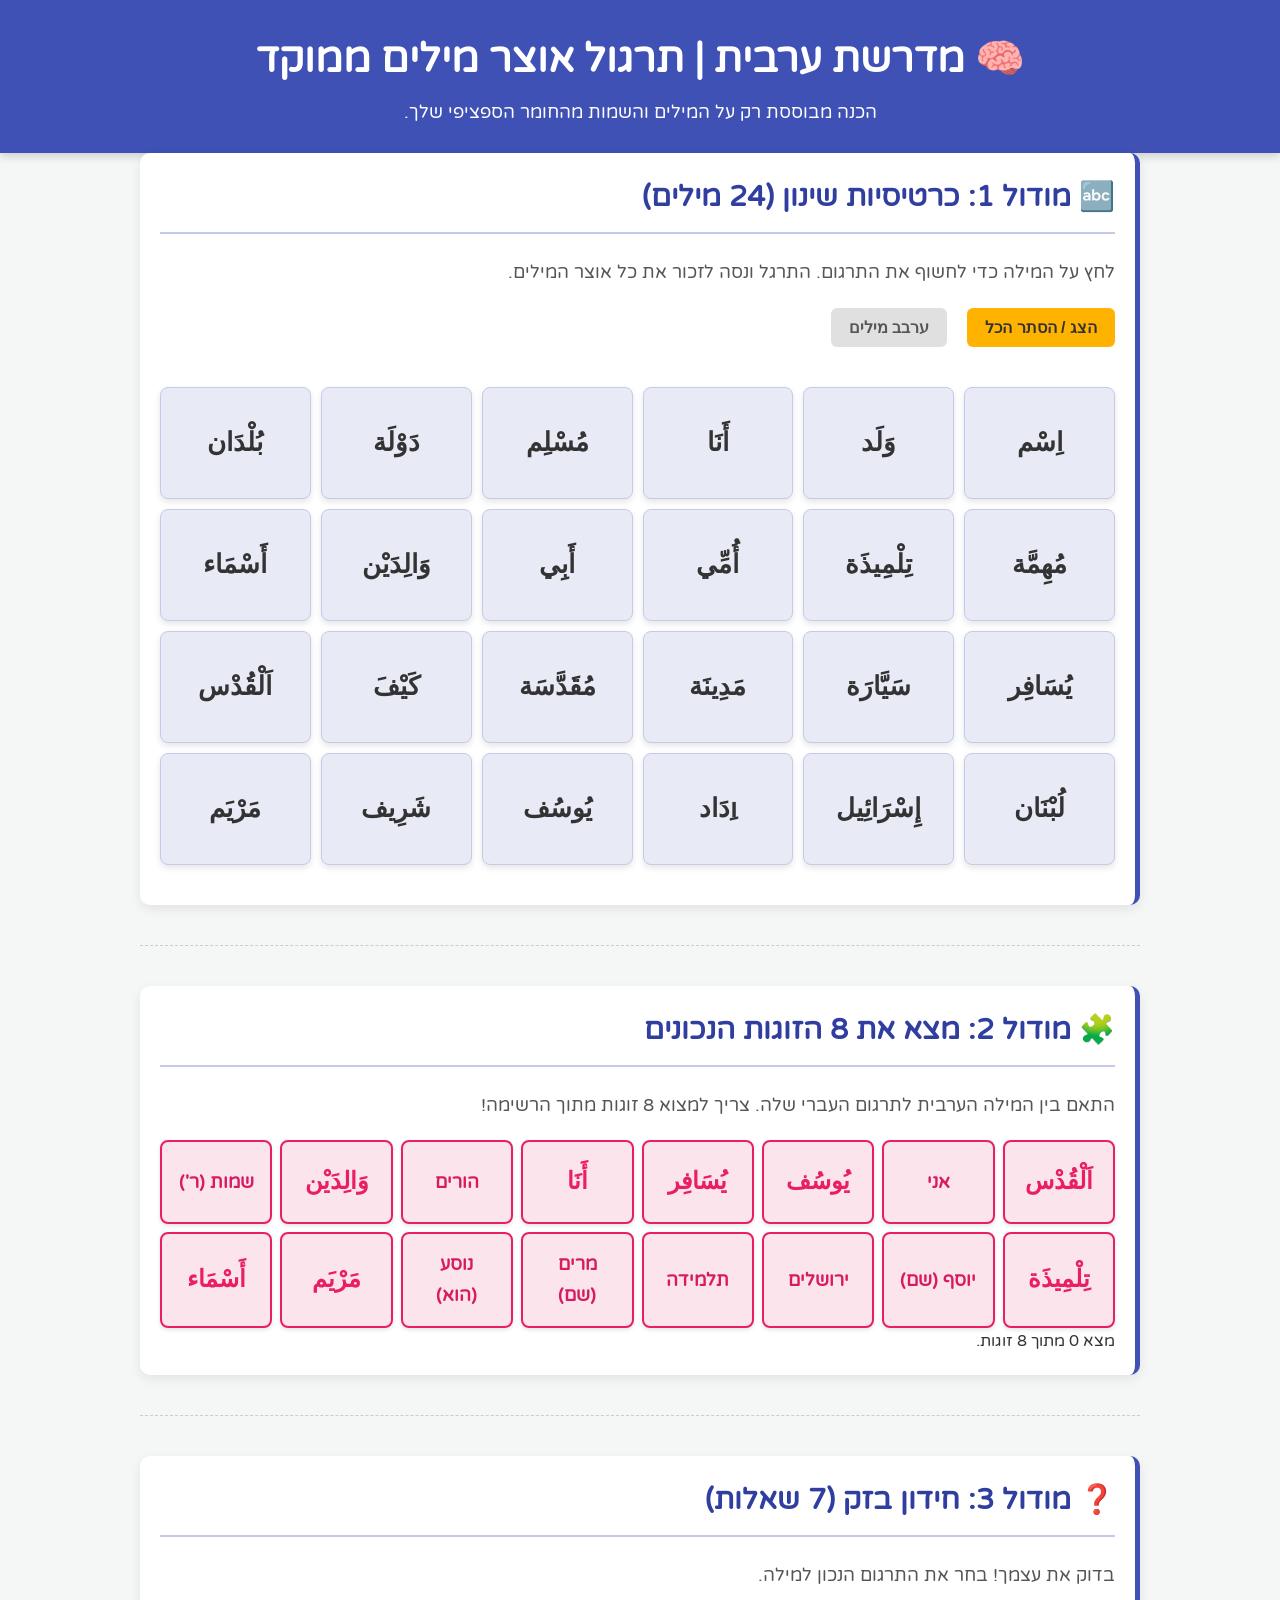
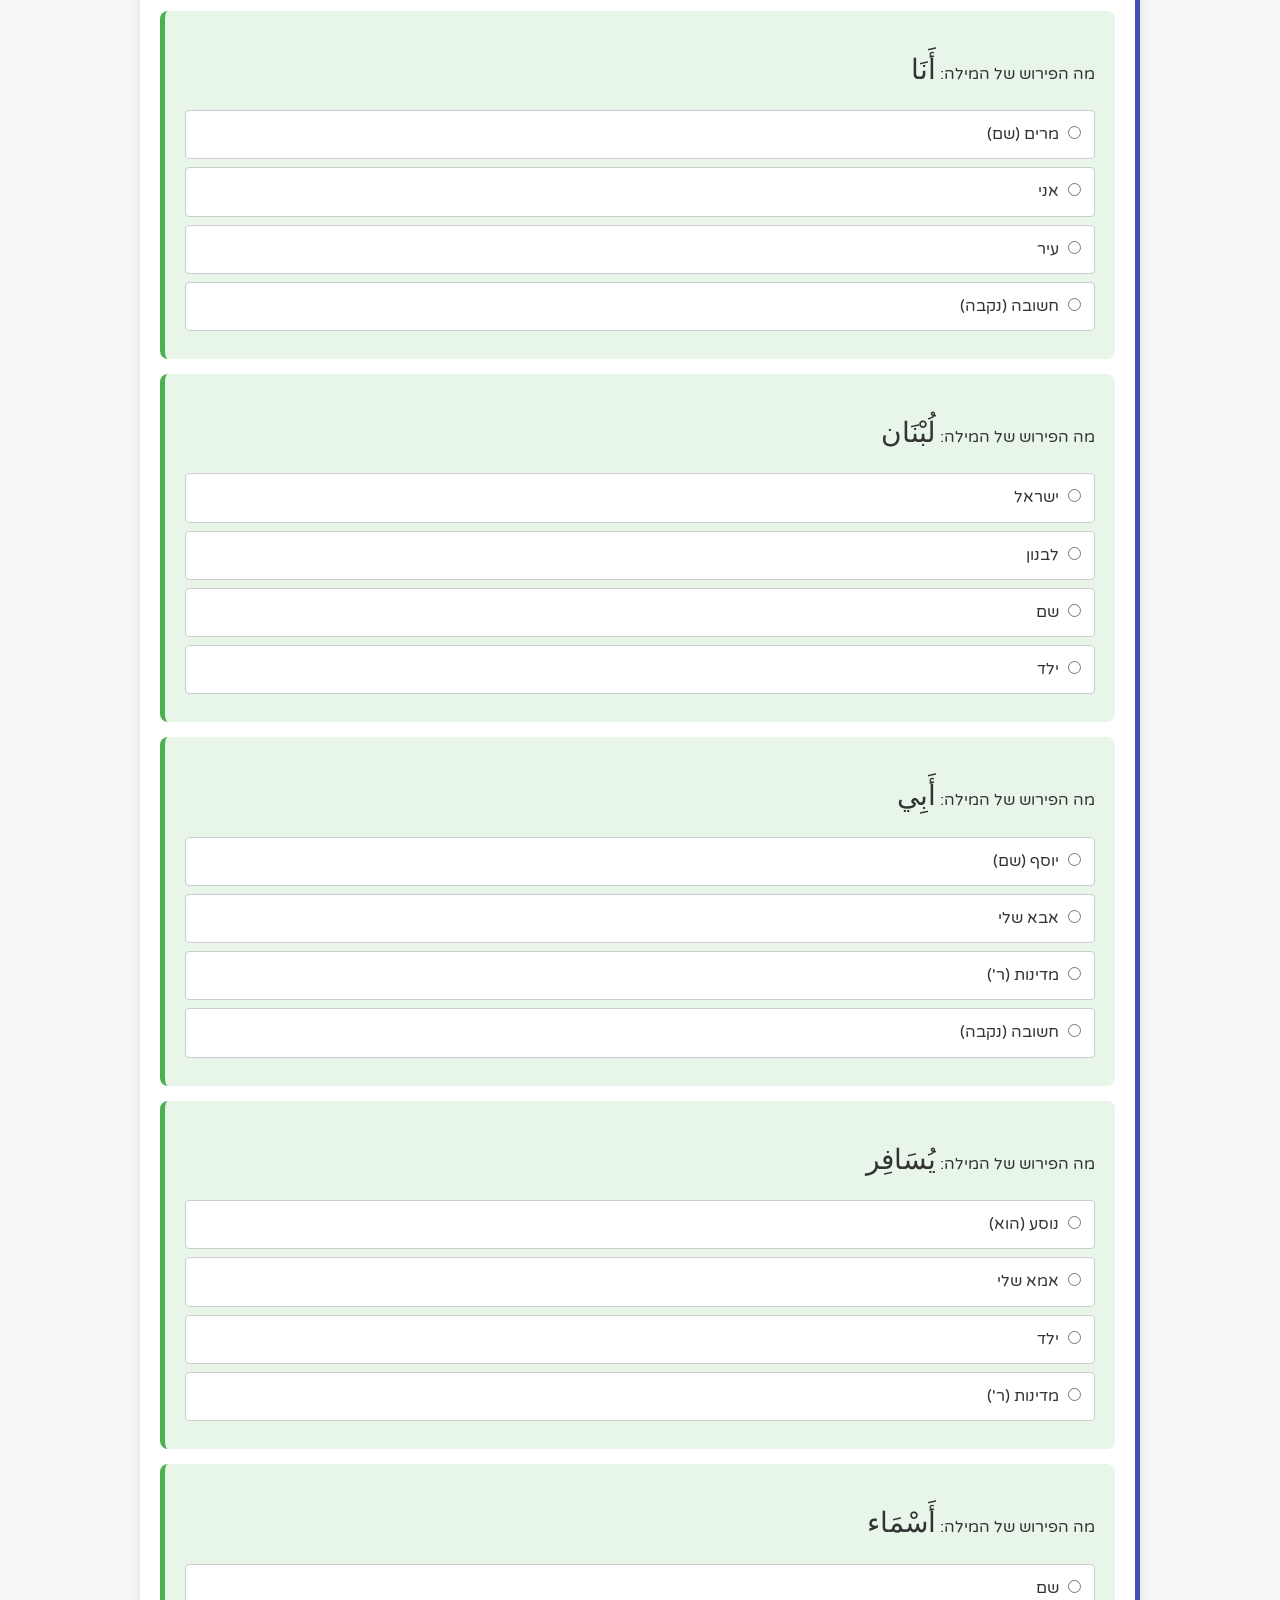
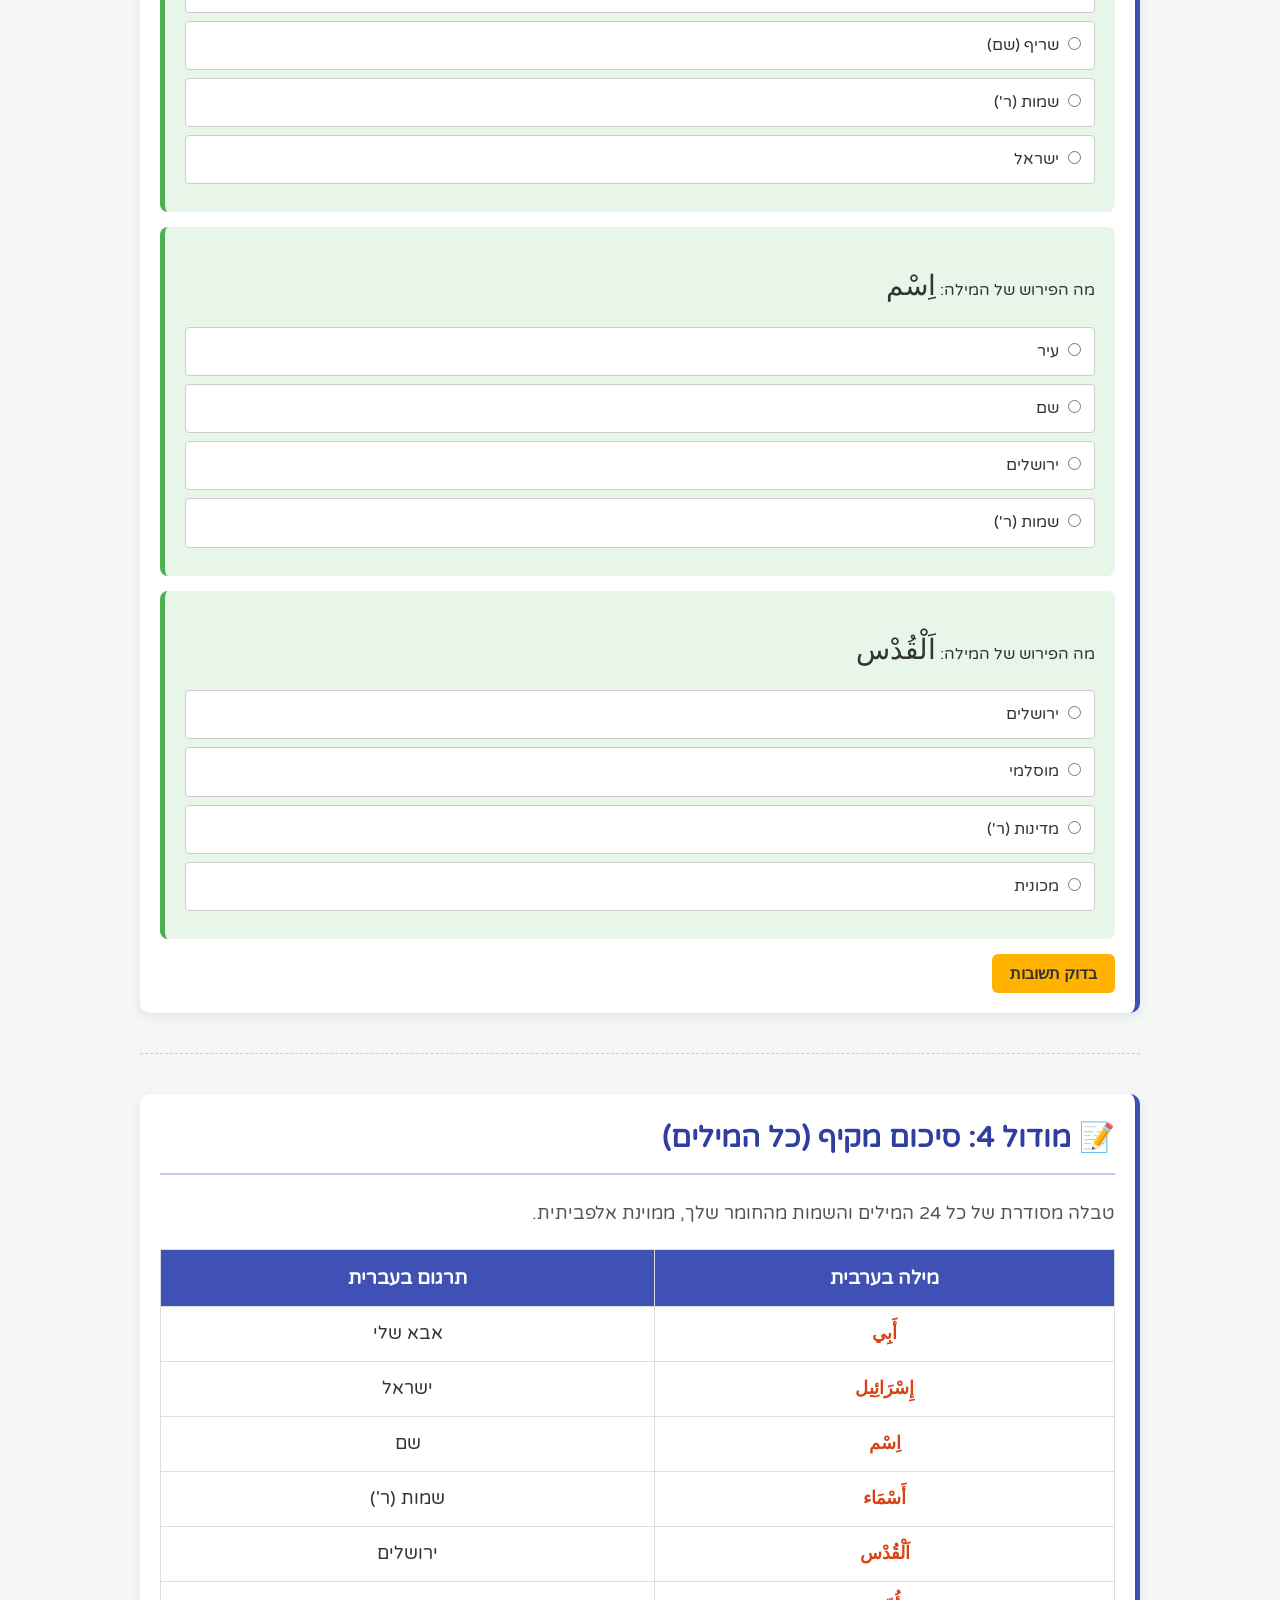
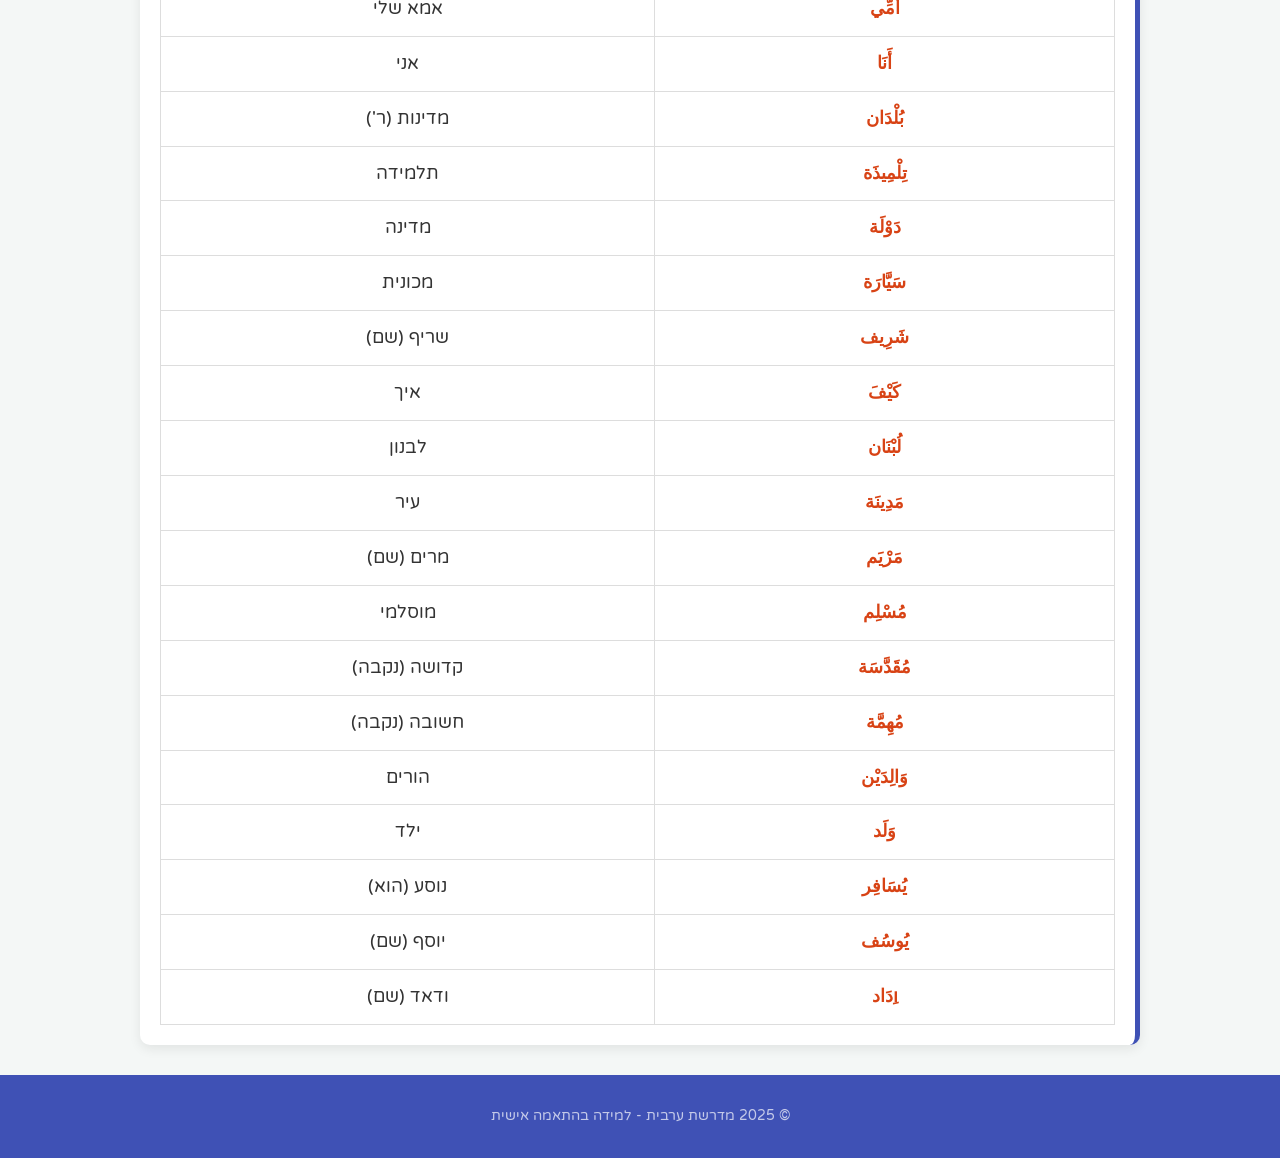
<file: arabic_final_working_version_v2.html>
<!DOCTYPE html>
<html lang="he" dir="rtl">
<head>
    <meta charset="UTF-8">
    <meta name="viewport" content="width=device-width, initial-scale=1.0">
    <title>מדרשת ערבית: מיקוד מלא לבחינה</title>
    <style>
        @import url('https://fonts.googleapis.com/css2?family=Varela+Round&display=swap');

        /* --- גלובלי --- */
        body {
            font-family: 'Varela Round', sans-serif;
            background-color: #f4f7f6;
            color: #333;
            line-height: 1.7;
            margin: 0;
            padding: 0;
            direction: rtl; 
            text-align: right;
        }

        .container {
            max-width: 1000px;
            margin: 0 auto;
            padding: 0 15px; /* הופחת הריפוד לצדדים בטלפון */
        }

        /* --- מודולים ואזורי תוכן --- */
        .lesson-module {
            background-color: #fff;
            padding: 20px; /* הופחת הריפוד הפנימי בטלפון */
            margin-bottom: 20px;
            border-radius: 10px;
            box-shadow: 0 4px 12px rgba(0, 0, 0, 0.08);
            border-right: 5px solid #3f51b5;
        }

        .controls {
            margin-bottom: 20px;
            display: flex;
            gap: 10px;
            flex-wrap: wrap; /* מאפשר לכפתורים לעבור שורה בטלפון */
        }

        /* --- מודול 1: כרטיסיות (Flashcards) --- */
        
        /* ודא שהאזורים מכילים את התוכן בכל מחיר */
        #vocab-list, #match-game-area, #quiz-area, #summary-area {
            min-height: 50px !important; 
        }

        .vocab-grid {
            display: grid;
            /* שינוי: הגדרת טור אחד מינימלי למסכים קטנים, עדיין מאפשר שני טורים ברוחב 400px ומעלה */
            grid-template-columns: repeat(auto-fit, minmax(140px, 1fr)); 
            gap: 10px; 
            margin-top: 15px;
        }

        .flashcard {
            background-color: #e8eaf6; 
            border: 1px solid #c5cae9;
            border-radius: 8px;
            padding: 15px 8px; /* ריפוד מופחת לטלפון */
            min-height: 80px;
            display: flex !important; /* ודא תצוגה תקינה */
            flex-direction: column;
            justify-content: center;
            align-items: center;
            cursor: pointer;
            box-shadow: 0 3px 6px rgba(0, 0, 0, 0.1);
            text-align: center;
        }

        .flashcard-arabic {
            font-size: 26px; /* גודל מופחת לטלפון */
            font-weight: bold;
        }

        /* --- מודול 2: משחק התאמה (Matching Game) --- */
        #match-game-area {
            display: grid;
            grid-template-columns: repeat(auto-fit, minmax(100px, 1fr)); /* 2-3 כרטיסים ברוחב בטלפון */
            gap: 8px;
        }
        
        /* --- מודול 3: חידון רב ברירה (Quiz) --- */
        .quiz-arabic-word {
            font-size: 28px; /* גודל מופחת לטלפון */
        }

        /* --- כל שאר ה-CSS נשאר זהה לתיקון האחרון, רק עם התאמות קטנות למובייל --- */

        /* --- רק ה-CSS שנשאר זהה לקוד הקודם ופועל היטב --- */
        header {background-color: #3f51b5; color: white; padding: 25px 0; text-align: center; box-shadow: 0 2px 10px rgba(0, 0, 0, 0.2);}
        header h1 {margin: 0; font-size: 2.5em;}
        header p {margin: 5px 0 0; font-size: 1.1em;}
        main {padding-top: 30px; padding-bottom: 50px;}
        .lesson-module h2 {color: #303f9f; border-bottom: 2px solid #c5cae9; padding-bottom: 10px; margin-top: 0; font-size: 1.8em;}
        .module-intro {font-size: 1.1em; color: #555; margin-bottom: 20px;}
        hr {border: 0; border-top: 1px dashed #ccc; margin: 40px 0;}
        .primary-btn, .secondary-btn {padding: 10px 18px; border: none; border-radius: 6px; cursor: pointer; font-weight: bold; font-size: 1em; transition: background-color 0.3s, transform 0.1s;}
        .primary-btn {background-color: #ffb300; color: #333; margin-left: 10px;}
        .primary-btn:hover {background-color: #ff8f00; transform: translateY(-1px);}
        .secondary-btn {background-color: #e0e0e0; color: #555;}
        .secondary-btn:hover {background-color: #ccc;}
        .vocab-grid-wrapper {padding: 5px 0; margin-bottom: 15px;}
        .flashcard:hover {transform: translateY(-2px); background-color: #d8e1f5;}
        .flashcard-hebrew {font-size: 16px; color: #555; transition: opacity 0.3s;}
        .flashcard-hebrew.hidden {opacity: 0; height: 0; overflow: hidden;}
        .match-card {background-color: #fce4ec; border: 2px solid #e91e63; border-radius: 8px; padding: 15px; text-align: center; font-weight: bold; cursor: pointer; min-height: 50px; display: flex; justify-content: center; align-items: center; box-shadow: 0 2px 4px rgba(0, 0, 0, 0.1);}
        .match-card.arabic {font-size: 24px; color: #e91e63;}
        .match-card.hebrew {font-size: 18px; color: #d81b60;}
        .match-card.selected {border-color: #ff9800; background-color: #fff3e0;}
        .quiz-question {background-color: #e8f5e9; padding: 20px; border-radius: 8px; margin-bottom: 15px; border-left: 5px solid #4caf50;}
        .option-label {display: block; background-color: #ffffff; padding: 10px; margin-bottom: 8px; border-radius: 4px; cursor: pointer; border: 1px solid #ccc;}
        .vocab-summary-table {width: 100%; border-collapse: collapse; margin-top: 20px;}
        .vocab-summary-table th, .vocab-summary-table td {border: 1px solid #ddd; padding: 12px; text-align: center; font-size: 1.1em;}
        .vocab-summary-table th {background-color: #3f51b5; color: white; font-size: 1.2em;}
        .summary-arabic {font-size: 24px; font-weight: bold; color: #d84315;}
        footer {text-align: center; padding: 15px 0; background-color: #3f51b5; color: #c5cae9; font-size: 0.9em; margin-top: 30px;}
        .hidden {display: none !important;}
        
        /* --- התאמות ספציפיות למסך קטן (Mobile-first approach) --- */
        @media (max-width: 600px) {
            header h1 {
                font-size: 2em;
            }
            .lesson-module h2 {
                font-size: 1.5em;
            }
            /* מאפשר לכרטיסייה אחת לתפוס כמעט את כל הרוחב בטלפון צר */
            .vocab-grid {
                grid-template-columns: repeat(auto-fit, minmax(45%, 1fr));
            }
            /* הכפתורים נערמים אחד מתחת לשני */
            .controls {
                flex-direction: column;
            }
            .primary-btn, .secondary-btn {
                width: 100%;
                margin: 5px 0;
            }
        }
    </style>
</head>
<body>

    <header>
        <div class="container">
            <h1>🧠 מדרשת ערבית | תרגול אוצר מילים ממוקד</h1>
            <p>הכנה מבוססת רק על המילים והשמות מהחומר הספציפי שלך.</p>
        </div>
    </header>

    <main class="container">

        <section id="vocab" class="lesson-module">
            <h2>🔤 מודול 1: כרטיסיות שינון (24 מילים)</h2>
            <p class="module-intro">לחץ על המילה כדי לחשוף את התרגום. התרגל ונסה לזכור את כל אוצר המילים.</p>
            
            <div class="controls">
                <button id="toggleVocabBtn" class="primary-btn">הצג / הסתר הכל</button>
                <button id="shuffleVocabBtn" class="secondary-btn">ערבב מילים</button>
            </div>
            
            <div class="vocab-grid-wrapper">
                <div id="vocab-list" class="vocab-grid">
                    </div>
            </div>
        </section>

        <hr>

        <section id="matching-game" class="lesson-module">
            <h2>🧩 מודול 2: מצא את 8 הזוגות הנכונים</h2>
            <p class="module-intro">התאם בין המילה הערבית לתרגום העברי שלה. צריך למצוא 8 זוגות מתוך הרשימה!</p>
            
            <div id="match-game-area">
                </div>
            <div id="match-result"></div>
        </section>

        <hr>

        <section id="quiz" class="lesson-module">
            <h2>❓ מודול 3: חידון בזק (7 שאלות)</h2>
            <p class="module-intro">בדוק את עצמך! בחר את התרגום הנכון למילה.</p>
            <div id="quiz-area">
                </div>
            <button id="checkQuizBtn" class="primary-btn hidden">בדוק תשובות</button>
            <div id="quiz-result" class="details-box hidden"></div>
        </section>

        <hr>

        <section id="summary" class="lesson-module">
            <h2>📝 מודול 4: סיכום מקיף (כל המילים)</h2>
            <p class="module-intro">טבלה מסודרת של כל 24 המילים והשמות מהחומר שלך, ממוינת אלפביתית.</p>
            <div id="summary-area">
                </div>
        </section>


    </main>

    <footer>
        <p>&copy; 2025 מדרשת ערבית - למידה בהתאמה אישית</p>
    </footer>

    <script>
        // --- קוד JavaScript ---
        
        // --- נתונים: 24 מילים ושמות מהעמודים שצולמו בלבד ---
        const vocabData = [
            { arabic: 'اِسْم', hebrew: 'שם' },
            { arabic: 'وَلَد', hebrew: 'ילד' },
            { arabic: 'أَنَا', hebrew: 'אני' },
            { arabic: 'مُسْلِم', hebrew: 'מוסלמי' },
            { arabic: 'دَوْلَة', hebrew: 'מדינה' },
            { arabic: 'بُلْدَان', hebrew: 'מדינות (ר\')' },
            { arabic: 'مُهِمَّة', hebrew: 'חשובה (נקבה)' },
            { arabic: 'تِلْمِيذَة', hebrew: 'תלמידה' },
            { arabic: 'أُمِّي', hebrew: 'אמא שלי' },
            { arabic: 'أَبِي', hebrew: 'אבא שלי' },
            { arabic: 'وَالِدَيْن', hebrew: 'הורים' },
            { arabic: 'أَسْمَاء', hebrew: 'שמות (ר\')' },
            { arabic: 'يُسَافِر', hebrew: 'נוסע (הוא)' },
            { arabic: 'سَيَّارَة', hebrew: 'מכונית' },
            { arabic: 'مَدِينَة', hebrew: 'עיר' },
            { arabic: 'مُقَدَّسَة', hebrew: 'קדושה (נקבה)' },
            { arabic: 'كَيْفَ', hebrew: 'איך' },
            { arabic: 'اَلْقُدْس', hebrew: 'ירושלים' },
            { arabic: 'لُبْنَان', hebrew: 'לבנון' },
            { arabic: 'إِسْرَائِيل', hebrew: 'ישראל' },
            { arabic: 'וِدَاد', hebrew: 'ודאד (שם)' },
            { arabic: 'يُوسُف', hebrew: 'יוסף (שם)' },
            { arabic: 'شَرِيف', hebrew: 'שריף (שם)' },
            { arabic: 'مَرْيَم', hebrew: 'מרים (שם)' }
        ];

        let currentVocab = [...vocabData];

        // --- פונקציות עזר כלליות ---

        /**
         * ערבוב מערך (אלגוריתם פישר-ייטס)
         */
        function shuffleArray(array) {
            for (let i = array.length - 1; i > 0; i--) {
                const j = Math.floor(Math.random() * (i + 1));
                [array[i], array[j]] = [array[j], array[i]];
            }
        }

        // --- מודול 1: כרטיסיות (Flashcards) ---

        /**
         * מציג את אוצר המילים במקטע הכרטיסיות
         */
        function renderVocab(arr) {
            const list = document.getElementById('vocab-list');
            list.innerHTML = ''; 

            arr.forEach(item => {
                const itemHTML = `
                    <div class="flashcard" onclick="this.querySelector('.flashcard-hebrew').classList.toggle('hidden')">
                        <div class="flashcard-arabic">${item.arabic}</div>
                        <div class="flashcard-hebrew hidden">${item.hebrew}</div>
                    </div>
                `;
                list.innerHTML += itemHTML;
            });
            
            // מוודאים שכפתור ההסתרה/הצגה מאופס
            document.getElementById('toggleVocabBtn').textContent = 'הצג / הסתר הכל';
        }

        /**
         * מחליף את מצב התרגום העברי לכל הכרטיסיות (גלוי/מוסתר)
         */
        function toggleAllVocabTranslations() {
            const visibleTranslations = document.querySelectorAll('#vocab-list .flashcard .flashcard-hebrew');
            const button = document.getElementById('toggleVocabBtn');
            
            if (visibleTranslations.length === 0) return;

            const isHidden = visibleTranslations[0].classList.contains('hidden');
            
            visibleTranslations.forEach(t => {
                t.classList.toggle('hidden', !isHidden);
            });

            button.textContent = isHidden ? 'הסתר הכל' : 'הצג הכל';
        }

        // --- מודול 2: משחק התאמה (Matching Game) ---
        let selectedCards = [];
        let matchesFound = 0;
        const totalMatches = 8; // 8 זוגות להתאמה
        let matchCards = [];

        function initMatchingGame() {
            const gameArea = document.getElementById('match-game-area');
            const resultBox = document.getElementById('match-result');
            gameArea.innerHTML = '';
            resultBox.textContent = `מצא 0 מתוך ${totalMatches} זוגות.`;
            selectedCards = [];
            matchesFound = 0;

            // 1. בוחרים 8 מילים אקראיות
            let subset = [...vocabData];
            shuffleArray(subset);
            subset = subset.slice(0, totalMatches);

            // 2. יוצרים את קלפי הערבית והעברית
            matchCards = [];
            subset.forEach(item => {
                matchCards.push({ value: item.arabic, type: 'arabic', match: item.hebrew });
                matchCards.push({ value: item.hebrew, type: 'hebrew', match: item.arabic });
            });

            // 3. מערבבים ומציגים
            shuffleArray(matchCards);

            matchCards.forEach((card, index) => {
                const cardHTML = document.createElement('div');
                cardHTML.classList.add('match-card', card.type);
                cardHTML.textContent = card.value;
                cardHTML.dataset.index = index;
                cardHTML.dataset.match = card.match;
                cardHTML.onclick = handleCardClick;
                gameArea.appendChild(cardHTML);
            });
        }

        function handleCardClick(event) {
            const clickedCard = event.target;
            
            if (clickedCard.classList.contains('matched') || clickedCard.classList.contains('selected')) {
                return;
            }

            clickedCard.classList.add('selected');
            selectedCards.push(clickedCard);

            if (selectedCards.length === 2) {
                document.querySelectorAll('.match-card').forEach(card => card.onclick = null);

                const card1 = selectedCards[0];
                const card2 = selectedCards[1];

                const isMatch = (card1.dataset.match === card2.textContent.trim()) &&
                                (card2.dataset.match === card1.textContent.trim());

                if (isMatch) {
                    card1.classList.add('matched');
                    card2.classList.add('matched');
                    card1.classList.remove('selected');
                    card2.classList.remove('selected');
                    matchesFound++;
                    document.getElementById('match-result').textContent = `מצאת ${matchesFound} מתוך ${totalMatches} זוגות! 👍`;
                    
                    if (matchesFound === totalMatches) {
                        document.getElementById('match-result').textContent = 'כל הכבוד! סיימת את המשחק בהצלחה! 🥳';
                    }

                    selectedCards = [];
                    document.querySelectorAll('.match-card').forEach(card => {
                        if (!card.classList.contains('matched')) {
                            card.onclick = handleCardClick;
                        }
                    });

                } else {
                    setTimeout(() => {
                        card1.classList.remove('selected');
                        card2.classList.remove('selected');
                        selectedCards = [];
                        document.querySelectorAll('.match-card').forEach(card => {
                            if (!card.classList.contains('matched')) {
                                card.onclick = handleCardClick;
                            }
                        });
                    }, 800);
                }
            }
        }


        // --- מודול 3: חידון (Quiz) ---

        /**
         * יצירת חידון רב-ברירה (בחירת תרגום)
         */
        function generateQuiz() {
            const quizArea = document.getElementById('quiz-area');
            quizArea.innerHTML = ''; 
            
            // בוחרים 7 מילים אקראיות
            let quizVocab = [...vocabData]; 
            shuffleArray(quizVocab);
            const selectedWords = quizVocab.slice(0, 7); 

            selectedWords.forEach((correctAnswer, index) => {
                const allTranslations = vocabData.map(v => v.hebrew);
                
                const incorrectOptions = allTranslations
                    .filter(t => t !== correctAnswer.hebrew);

                shuffleArray(incorrectOptions);
                
                // 4 אופציות (נכון + 3 לא נכונים)
                const options = [correctAnswer.hebrew, ...incorrectOptions.slice(0, 3)];
                shuffleArray(options); 

                const qHTML = `
                    <div class="quiz-question" data-question-id="${index}">
                        <p>מה הפירוש של המילה: <span class="quiz-arabic-word">${correctAnswer.arabic}</span></p>
                        ${options.map((opt, i) => `
                            <label class="option-label">
                                <input type="radio" name="q${index}" value="${opt}" data-correct="${opt === correctAnswer.hebrew ? 'true' : 'false'}"> 
                                ${opt}
                            </label>
                        `).join('')}
                    </div>
                `;
                quizArea.innerHTML += qHTML;
            });
            
            document.getElementById('checkQuizBtn').classList.remove('hidden');
        }

        /**
         * בדיקת תשובות החידון
         */
        function checkQuiz() {
            const questions = document.querySelectorAll('.quiz-question');
            const resultBox = document.getElementById('quiz-result');
            let correctCount = 0;

            questions.forEach(q => {
                const selected = q.querySelector('input:checked');
                const labels = q.querySelectorAll('.option-label');
                
                labels.forEach(l => {
                    l.style.backgroundColor = 'white';
                    l.style.border = '1px solid #ccc';
                });

                if (selected) {
                    if (selected.dataset.correct === 'true') {
                        correctCount++;
                        selected.parentElement.style.backgroundColor = '#c8e6c9'; 
                        selected.parentElement.style.border = '1px solid #4caf50';
                    } else {
                        selected.parentElement.style.backgroundColor = '#ffcdd2'; 
                        selected.parentElement.style.border = '1px solid #f44336';
                        const correctAnswer = q.querySelector('input[data-correct="true"]');
                        if (correctAnswer) {
                            correctAnswer.parentElement.style.border = '2px solid #4caf50';
                        }
                    }
                }
            });

            resultBox.classList.remove('hidden');
            resultBox.innerHTML = `
                <h3>תוצאות החידון:</h3>
                <p>צברת <strong>${correctCount}</strong> תשובות נכונות מתוך <strong>${questions.length}</strong> שאלות.</p>
                <p>${correctCount === questions.length ? '🎉 ציון מושלם! אתה מוכן לבחינה.' : '💪 עוד קצת תרגול ותצליח! חזור על הכרטיסיות ונסה שוב.'}</p>
            `;
        }

        // --- מודול 4: סיכום אוצר מילים ---
        function renderVocabSummary() {
            const summaryArea = document.getElementById('summary-area');
            let tableHTML = `
                <table class="vocab-summary-table">
                    <thead>
                        <tr>
                            <th>מילה בערבית</th>
                            <th>תרגום בעברית</th>
                        </tr>
                    </thead>
                    <tbody>
            `;

            const sortedVocab = [...vocabData].sort((a, b) => a.arabic.localeCompare(b.arabic, 'ar'));

            sortedVocab.forEach(item => {
                tableHTML += `
                    <tr>
                        <td class="summary-arabic">${item.arabic}</td>
                        <td>${item.hebrew}</td>
                    </tr>
                `;
            });

            tableHTML += `
                    </tbody>
                </table>
            `;
            summaryArea.innerHTML = tableHTML;
        }


        // --- אירועי אתחול ---
        window.onload = function() {
            // מודול 1: כרטיסיות
            renderVocab(currentVocab);
            document.getElementById('toggleVocabBtn').addEventListener('click', toggleAllVocabTranslations);
            document.getElementById('shuffleVocabBtn').addEventListener('click', () => {
                shuffleArray(currentVocab);
                renderVocab(currentVocab);
            });
            
            // מודול 2: משחק התאמה
            initMatchingGame();
            
            // מודול 3: חידון
            generateQuiz();
            document.getElementById('checkQuizBtn').addEventListener('click', checkQuiz);

            // מודול 4: סיכום
            renderVocabSummary();
        };
    </script>
</body>
</html>
</file>
